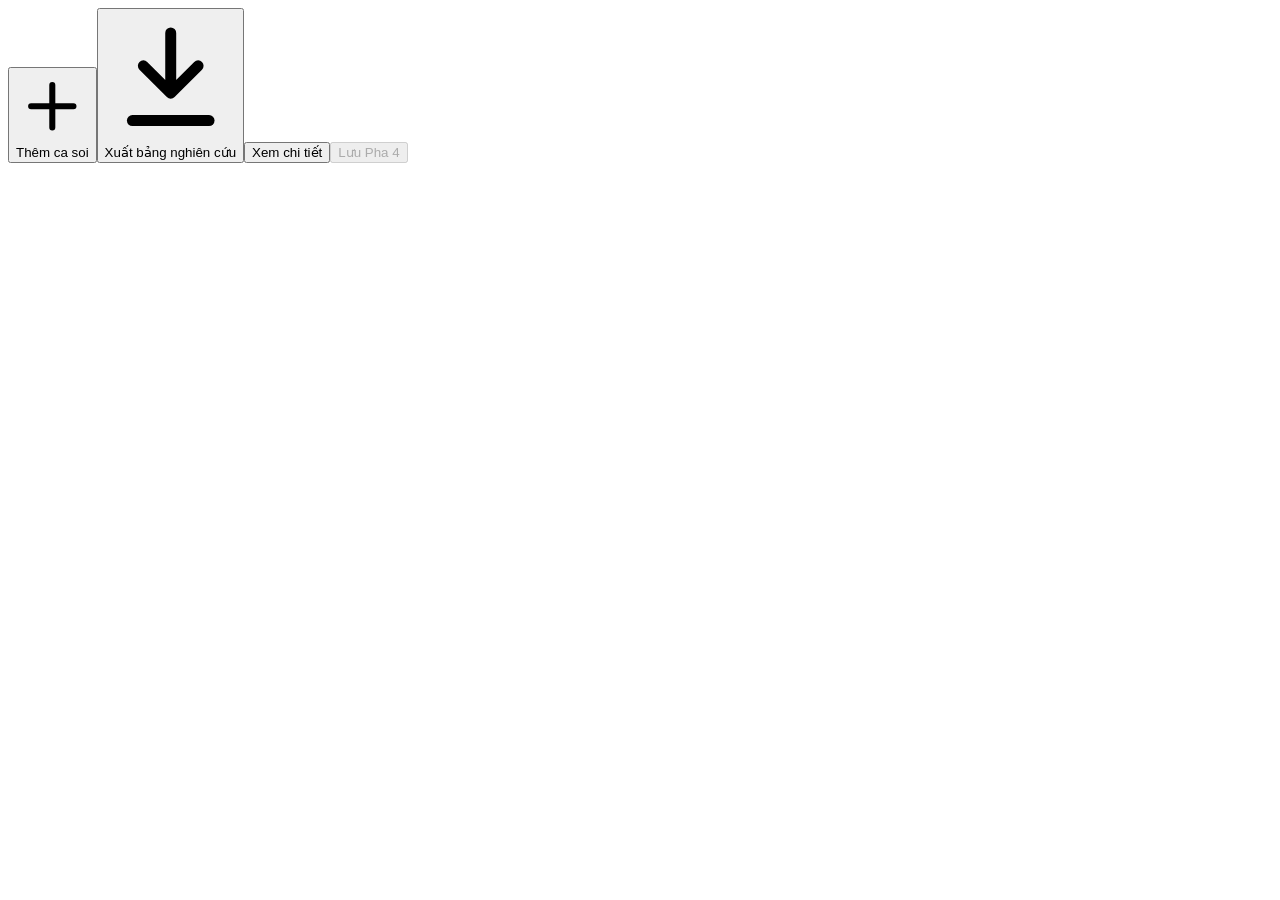
<file: docs/brand/design-system-v1/components/Button/preview.html>
<!-- @dsCard group="Thao tác" height=96 -->
<!doctype html>
<html>
<head><meta charset="utf-8"><title>Button</title></head>
<body>
<div class="el-pad"><button class="el-btn el-btn--primary"><svg viewBox="0 0 24 24" fill="none" stroke="currentColor" stroke-width="2" stroke-linecap="round" stroke-linejoin="round" aria-hidden="true"><path d="M12 5v14M5 12h14"/></svg>Thêm ca soi</button><button class="el-btn el-btn--secondary"><svg viewBox="0 0 24 24" fill="none" stroke="currentColor" stroke-width="2" stroke-linecap="round" stroke-linejoin="round" aria-hidden="true"><path d="M12 4v11M7 10l5 5 5-5"/><path d="M5 20h14"/></svg>Xuất bảng nghiên cứu</button><button class="el-btn el-btn--ghost">Xem chi tiết</button><button class="el-btn el-btn--primary" disabled>Lưu Pha 4</button></div>
</body>
</html>
</file>
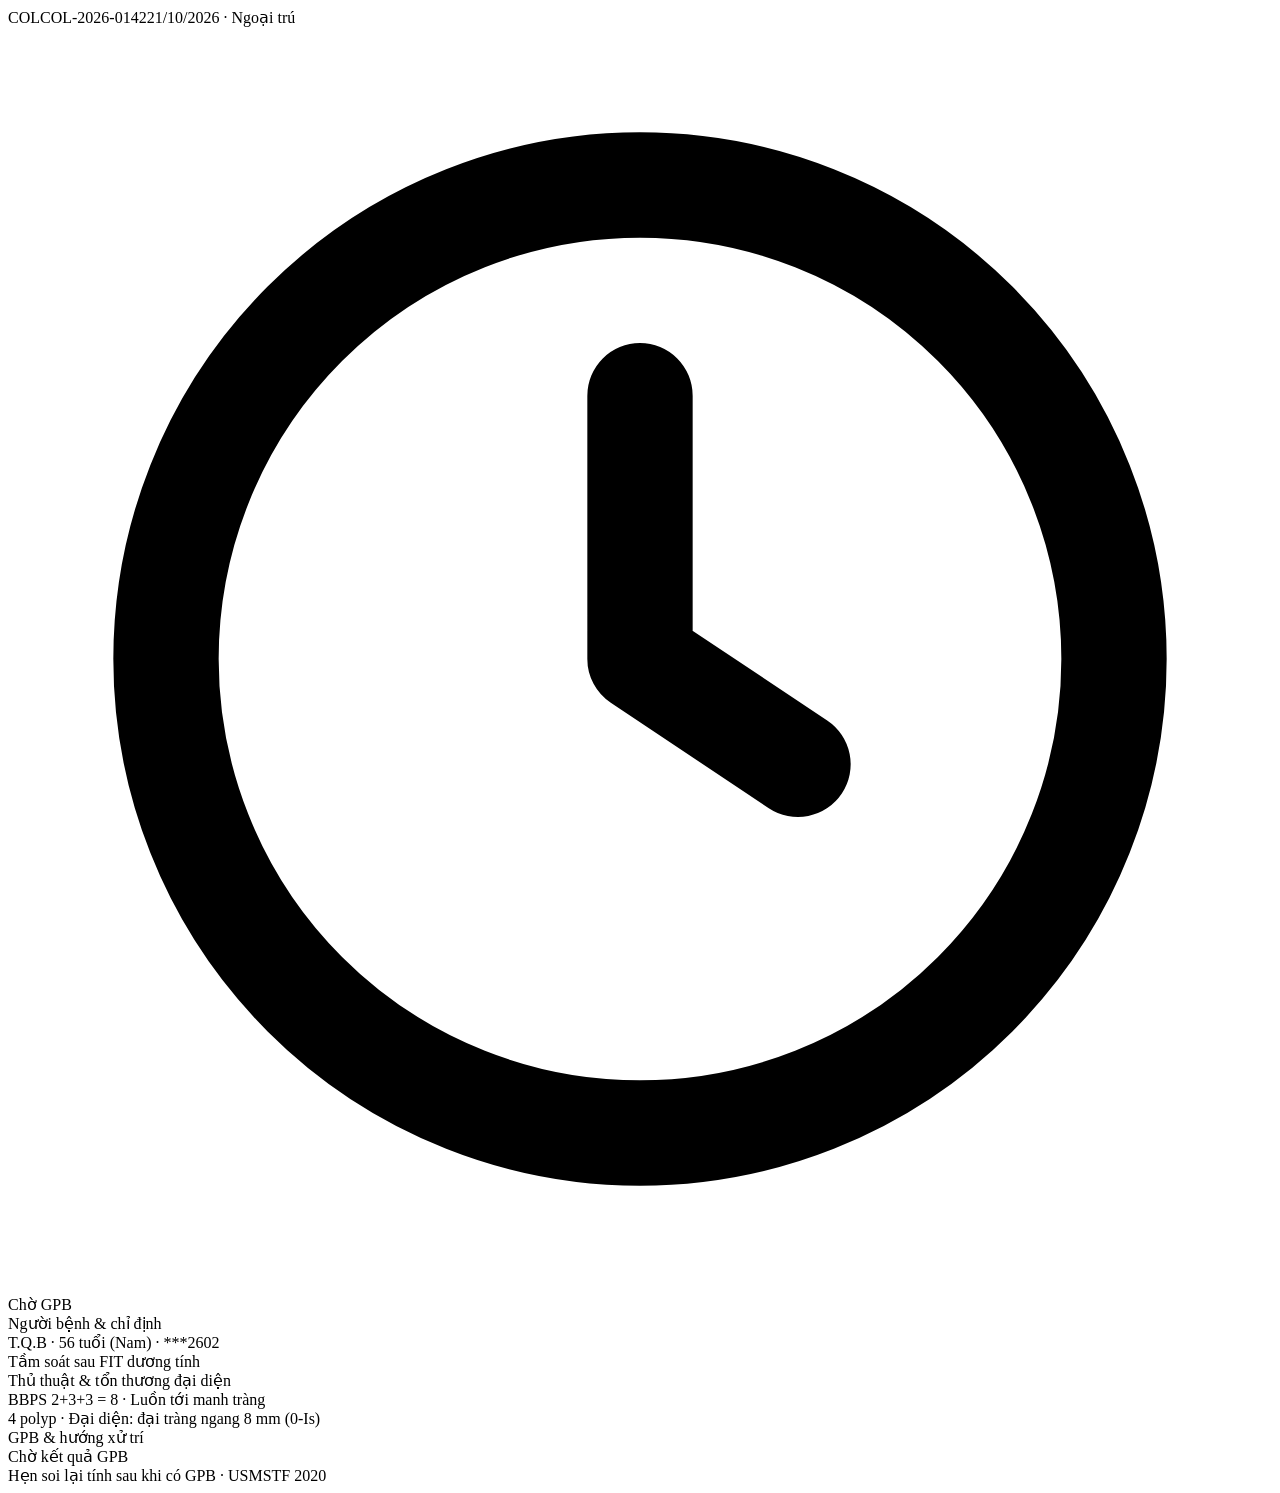
<file: docs/brand/design-system-v1/components/CaseCard/preview.html>
<!-- @dsCard group="Lâm sàng" height=220 -->
<!doctype html>
<html>
<head><meta charset="utf-8"><title>CaseCard</title></head>
<body>
<div class="el-col"><article class="el-card el-case"><div class="el-case__top"><span class="el-chip el-chip--col"><i></i>COL</span><span class="el-case__code">COL-2026-0142</span><span class="el-case__meta">21/10/2026 · Ngoại trú</span><span style="margin-left:auto" class="el-pill el-pill--pending"><svg viewBox="0 0 24 24" fill="none" stroke="currentColor" stroke-width="2" stroke-linecap="round" stroke-linejoin="round" aria-hidden="true"><circle cx="12" cy="12" r="9"/><path d="M12 7v5l3 2"/></svg>Chờ GPB</span></div><div class="el-case__grid"><div><div class="el-label">Người bệnh & chỉ định</div><div class="el-strong">T.Q.B · 56 tuổi (Nam) · ***2602</div><div class="el-muted">Tầm soát sau FIT dương tính</div></div><div><div class="el-label">Thủ thuật & tổn thương đại diện</div><div class="el-strong">BBPS 2+3+3 = 8 · Luồn tới manh tràng</div><div class="el-muted">4 polyp · Đại diện: đại tràng ngang 8 mm (0-Is)</div></div><div><div class="el-label">GPB & hướng xử trí</div><div class="el-strong">Chờ kết quả GPB</div><div class="el-muted">Hẹn soi lại tính sau khi có GPB · USMSTF 2020</div></div></div></article></div>
</body>
</html>
</file>
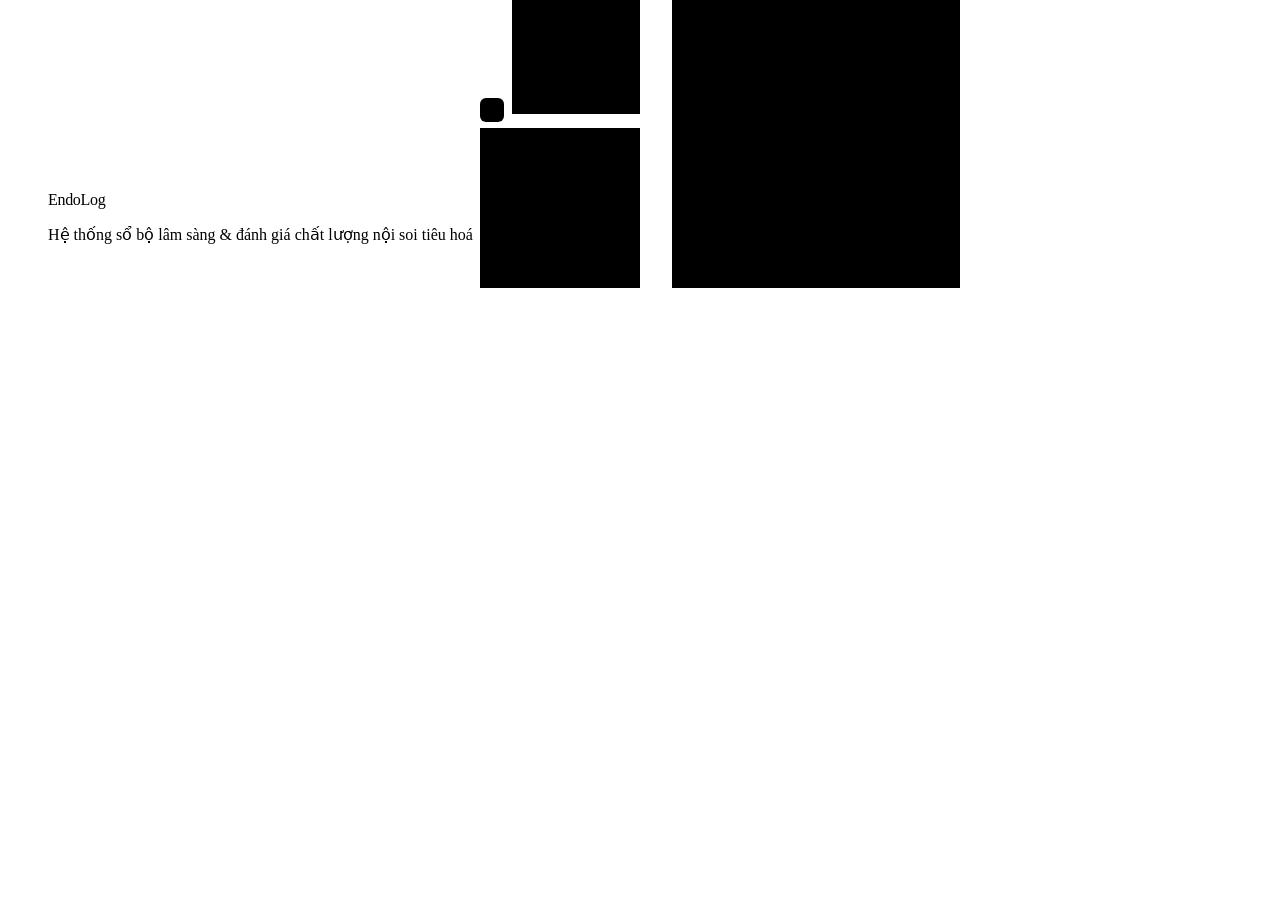
<file: docs/brand/design-system-v1/components/Cover/preview.html>
<!-- @dsCard height=288 -->
<!doctype html>
<html>
<head><meta charset="utf-8"><title>Cover</title>
<style>
html,body{margin:0;background:var(--bg-main)}
.cv{position:relative;width:960px;height:288px;overflow:hidden;background:var(--bg-main)}
.cv svg{position:absolute;inset:0}
.ink{fill:var(--text-heading)}.brand{fill:var(--primary-fill)}.soft{fill:var(--primary-soft)}.light{fill:var(--accent-light)}
.egd{fill:var(--proc-egd)}.col{fill:var(--proc-col)}.ercp{fill:var(--proc-ercp)}
.ring{fill:none;stroke:var(--accent-light);stroke-width:32;stroke-linecap:round}
.r14{rx:var(--radius-lg)}
.t{position:absolute;left:48px;bottom:44px;max-width:440px}
.n{font:800 96px/.92 var(--font-display);color:var(--text-heading);letter-spacing:-.02em;margin:0}
.n span{color:var(--primary)}
.g{font:400 14px/20px var(--font-sans);color:var(--text-muted);margin-top:16px}
</style></head>
<body>
<div class="cv">
<svg viewBox="0 0 960 288" width="960" height="288" aria-hidden="true">
<!-- blocks: brand(primary-fill) slab 288×288 · ink(text-heading) 160×128 · soft(primary-soft) 160×160 · proc-egd/col/ercp 3 bands 48 tall
     arrangement: one tall slab bleeding off top/right with satellites to its left
     pattern: literal motif (lens) — the open lumen ring of the mark, built as arcs in accent-light cut through the slab; EndoLog's mark is a scope's light ring
     steps: space-6 24, space-8 32 gaps; radius-lg 14 on blocks; ring stroke 32 = space-8, mark geometry ×4.95 -->
<rect class="soft r14" x="480" y="128" width="160" height="160"/>
<rect class="ink r14" x="512" y="-14" width="128" height="128"/>
<rect class="brand r14" x="672" y="-14" width="302" height="316"/>
<path class="ring" d="M879.7 77.2 A104 104 0 1 0 879.7 210.8"/>
<path class="ring" d="M741 144 H830"/>
<circle class="light" cx="889" cy="144" r="22"/>
<rect class="egd" x="480" y="98" width="24" height="24" rx="6"/>
<rect class="col" x="544" y="160" width="96" height="24" rx="6"/>
<rect class="ercp" x="544" y="216" width="64" height="24" rx="6"/>
</svg>
<div class="t"><p class="n">Endo<span>Log</span></p><div class="g">Hệ thống sổ bộ lâm sàng &amp; đánh giá chất lượng nội soi tiêu hoá</div></div>
</div>
</body>
</html>
</file>
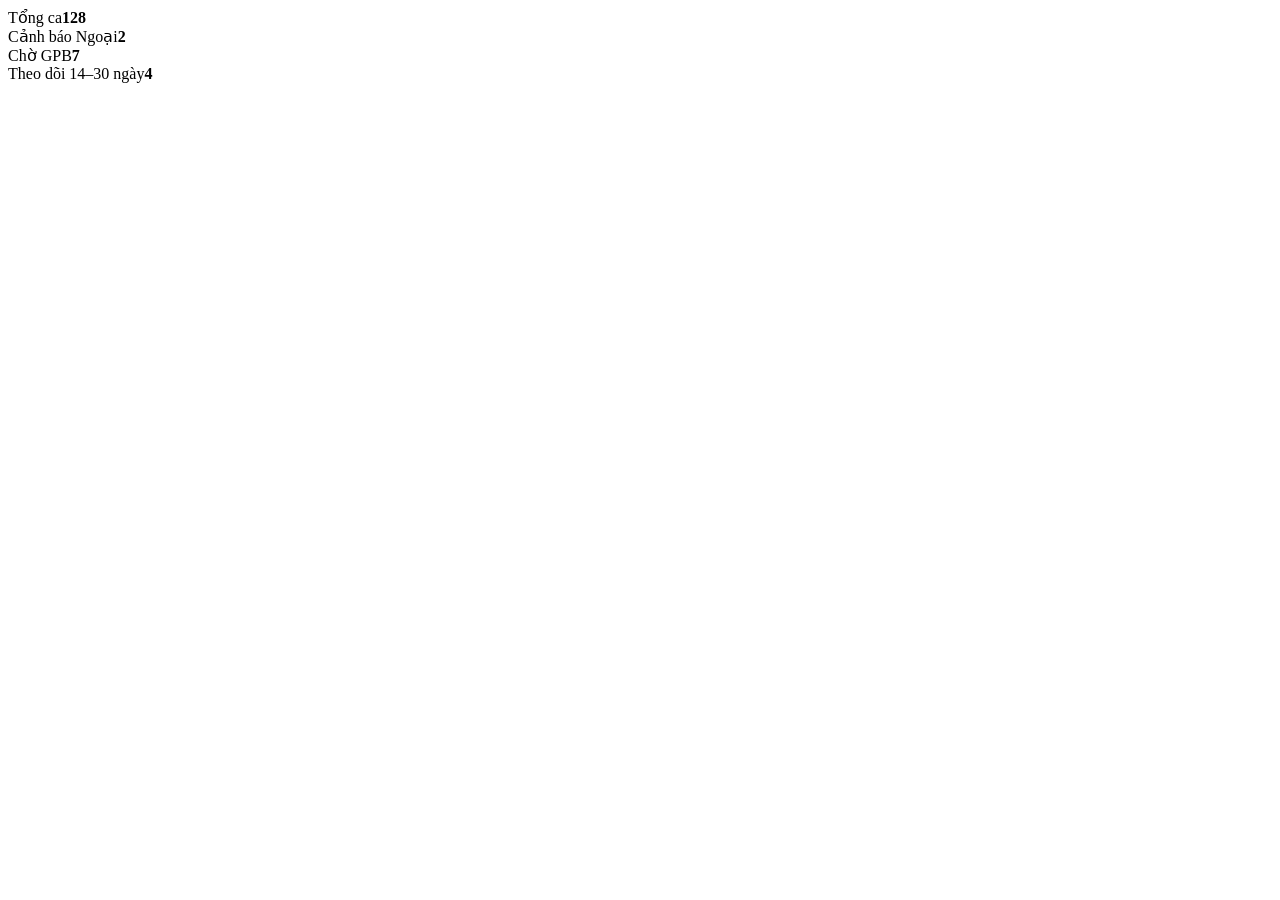
<file: docs/brand/design-system-v1/components/KpiTile/preview.html>
<!-- @dsCard group="Lâm sàng" height=120 -->
<!doctype html>
<html>
<head><meta charset="utf-8"><title>KpiTile</title></head>
<body>
<div class="el-col"><div class="el-kpis"><div class="el-kpi"><span>Tổng ca</span><b>128</b></div><div class="el-kpi"><span>Cảnh báo Ngoại</span><b>2</b></div><div class="el-kpi"><span>Chờ GPB</span><b>7</b></div><div class="el-kpi"><span>Theo dõi 14–30 ngày</span><b>4</b></div></div></div>
</body>
</html>
</file>
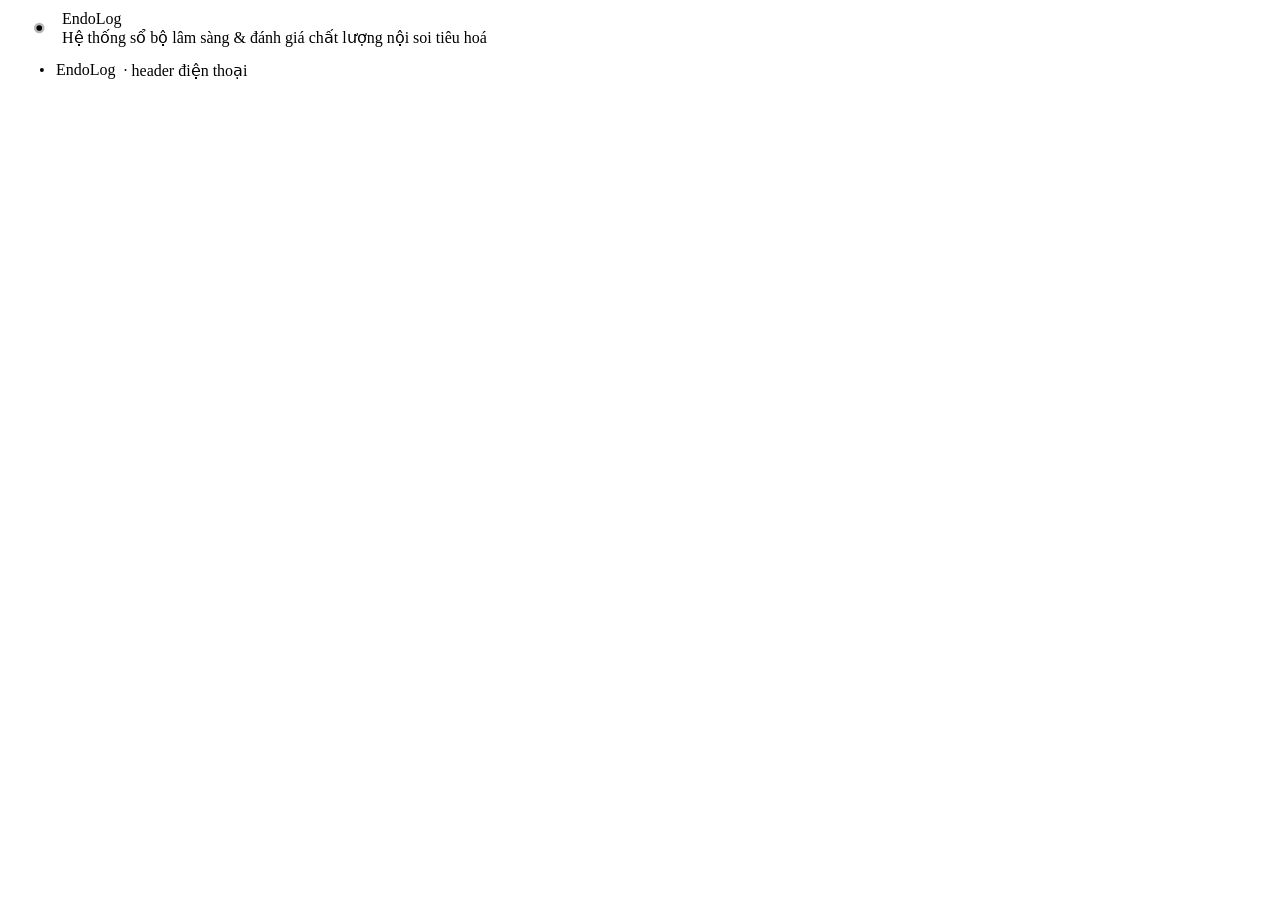
<file: docs/brand/design-system-v1/components/Logo/preview.html>
<!-- @dsCard group="Thương hiệu" height=200 -->
<!doctype html>
<html>
<head><meta charset="utf-8"><title>Logo</title></head>
<body>
<div class="el-col"><div style="display:flex;align-items:center;gap:14px"><svg width="40" height="40" viewBox="0 0 64 64" aria-hidden="true"><path d="M48.09 18.5A21 21 0 1 0 48.09 45.5" fill="none" style="stroke:var(--primary)" stroke-width="7" stroke-linecap="round"/><path d="M20 32H38" style="stroke:var(--primary)" stroke-width="7" stroke-linecap="round"/><circle cx="50" cy="32" r="8.5" style="fill:var(--accent-light)" opacity=".28"/><circle cx="50" cy="32" r="4.5" style="fill:var(--accent-light)"/></svg><div><div class="el-wm">Endo<span>Log</span></div><div class="el-sub">Hệ thống sổ bộ lâm sàng &amp; đánh giá chất lượng nội soi tiêu hoá</div></div></div><div style="display:flex;align-items:center;gap:8px;background:var(--bg-card);border:1px solid var(--border);border-radius:var(--radius-md);padding:8px 12px;width:max-content"><svg width="28" height="28" viewBox="0 0 64 64" aria-hidden="true"><path d="M48.09 18.5A21 21 0 1 0 48.09 45.5" fill="none" style="stroke:var(--primary)" stroke-width="7" stroke-linecap="round"/><path d="M20 32H38" style="stroke:var(--primary)" stroke-width="7" stroke-linecap="round"/><circle cx="50" cy="32" r="4.5" style="fill:var(--accent-light)"/></svg><span style="font:800 18px/1 var(--font-display);color:var(--text-heading)">Endo<span style="color:var(--primary)">Log</span></span><span class="el-muted">· header điện thoại</span></div></div>
</body>
</html>
</file>
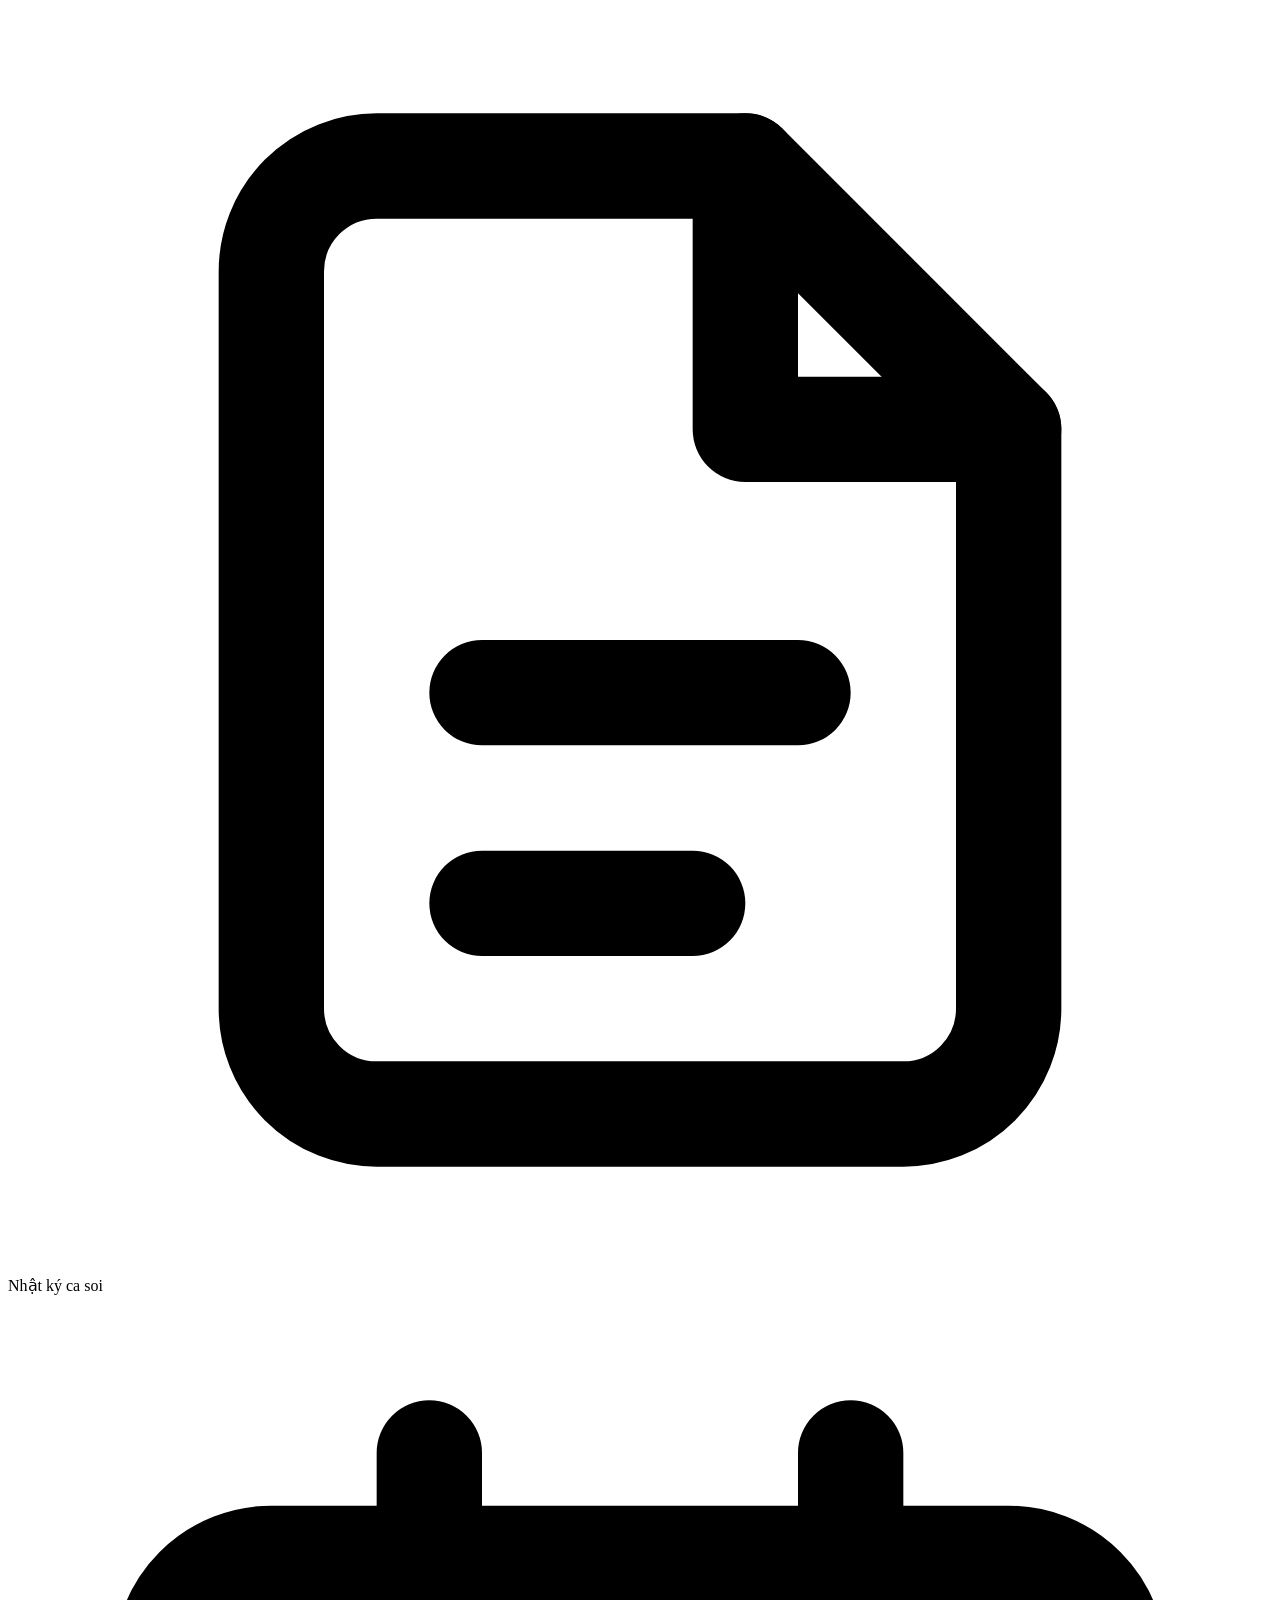
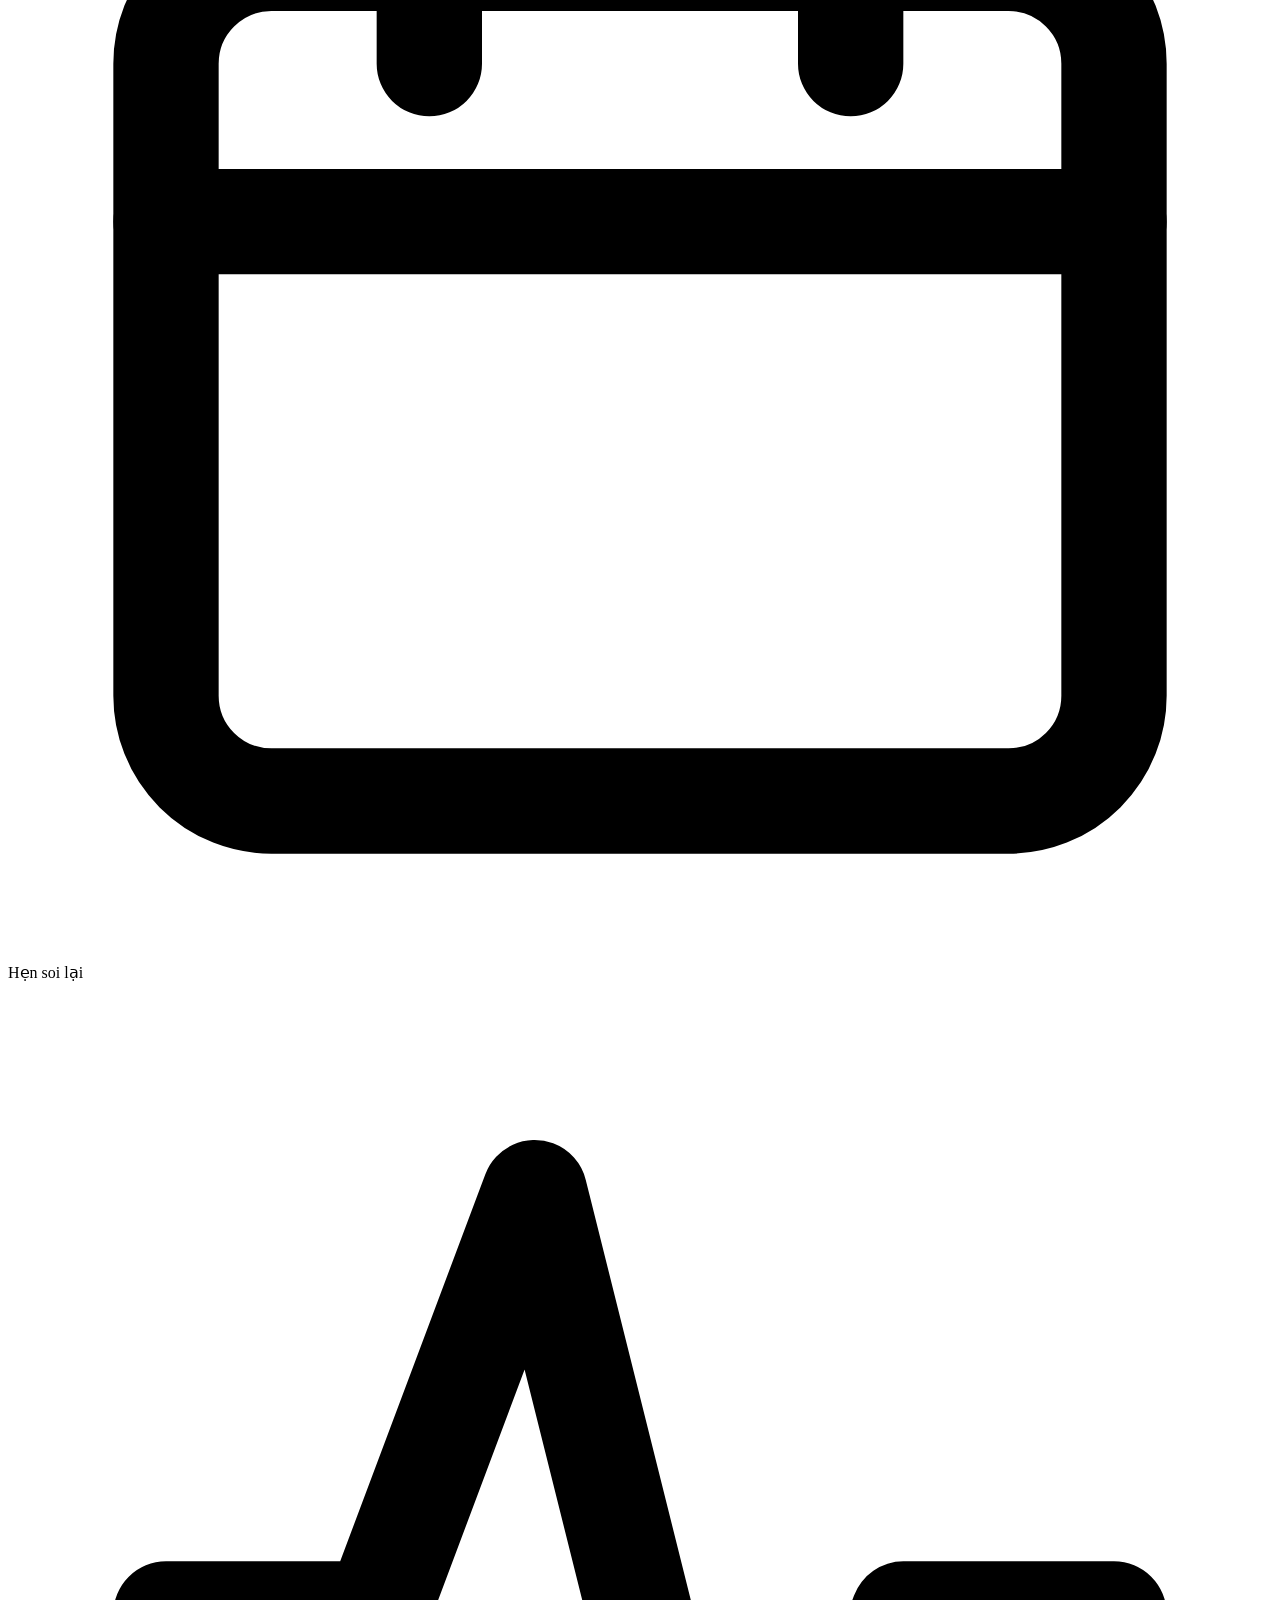
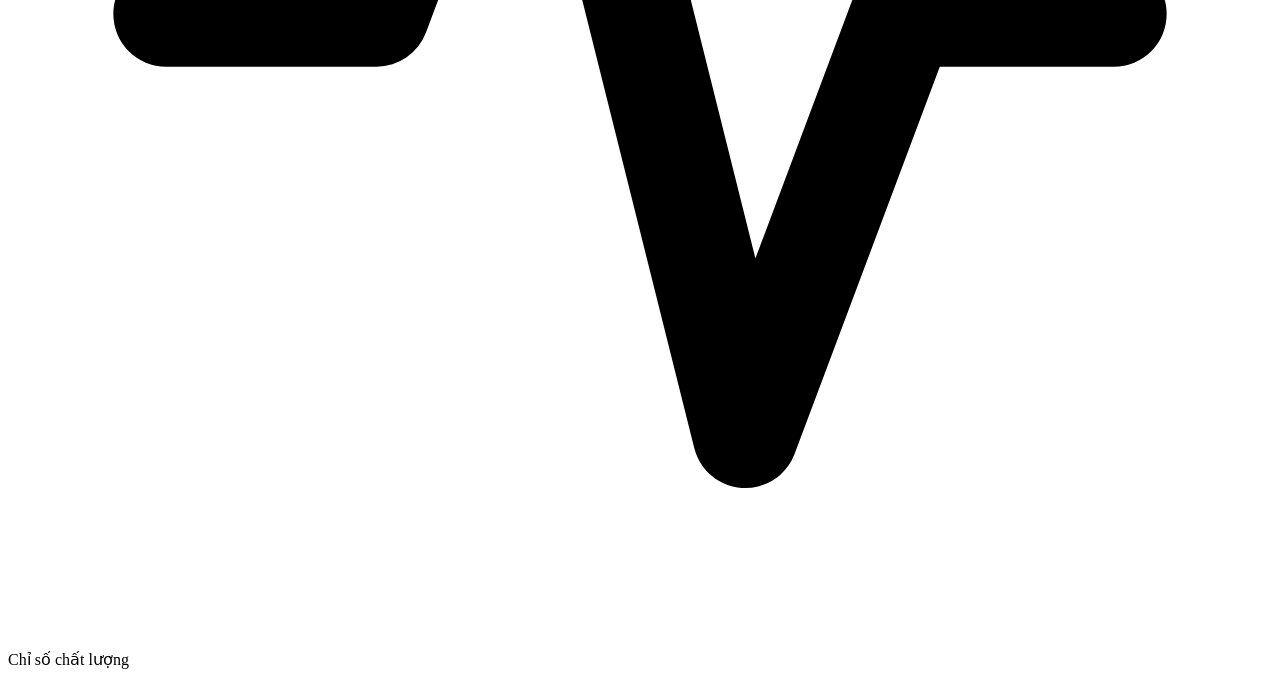
<file: docs/brand/design-system-v1/components/NavTab/preview.html>
<!-- @dsCard group="Điều hướng" height=72 -->
<!doctype html>
<html>
<head><meta charset="utf-8"><title>NavTab</title></head>
<body>
<nav class="el-tabs"><span class="el-tab" aria-current="page"><svg viewBox="0 0 24 24" fill="none" stroke="currentColor" stroke-width="2" stroke-linecap="round" stroke-linejoin="round" aria-hidden="true"><path d="M14 3H7a2 2 0 0 0-2 2v14a2 2 0 0 0 2 2h10a2 2 0 0 0 2-2V8z"/><path d="M14 3v5h5"/><path d="M9 13h6M9 17h4"/></svg>Nhật ký ca soi</span><span class="el-tab"><svg viewBox="0 0 24 24" fill="none" stroke="currentColor" stroke-width="2" stroke-linecap="round" stroke-linejoin="round" aria-hidden="true"><rect x="3" y="5" width="18" height="16" rx="2"/><path d="M16 3v4M8 3v4M3 10h18"/></svg>Hẹn soi lại</span><span class="el-tab"><svg viewBox="0 0 24 24" fill="none" stroke="currentColor" stroke-width="2" stroke-linecap="round" stroke-linejoin="round" aria-hidden="true"><path d="M3 12h4l3-8 4 16 3-8h4"/></svg>Chỉ số chất lượng</span></nav>
</body>
</html>
</file>
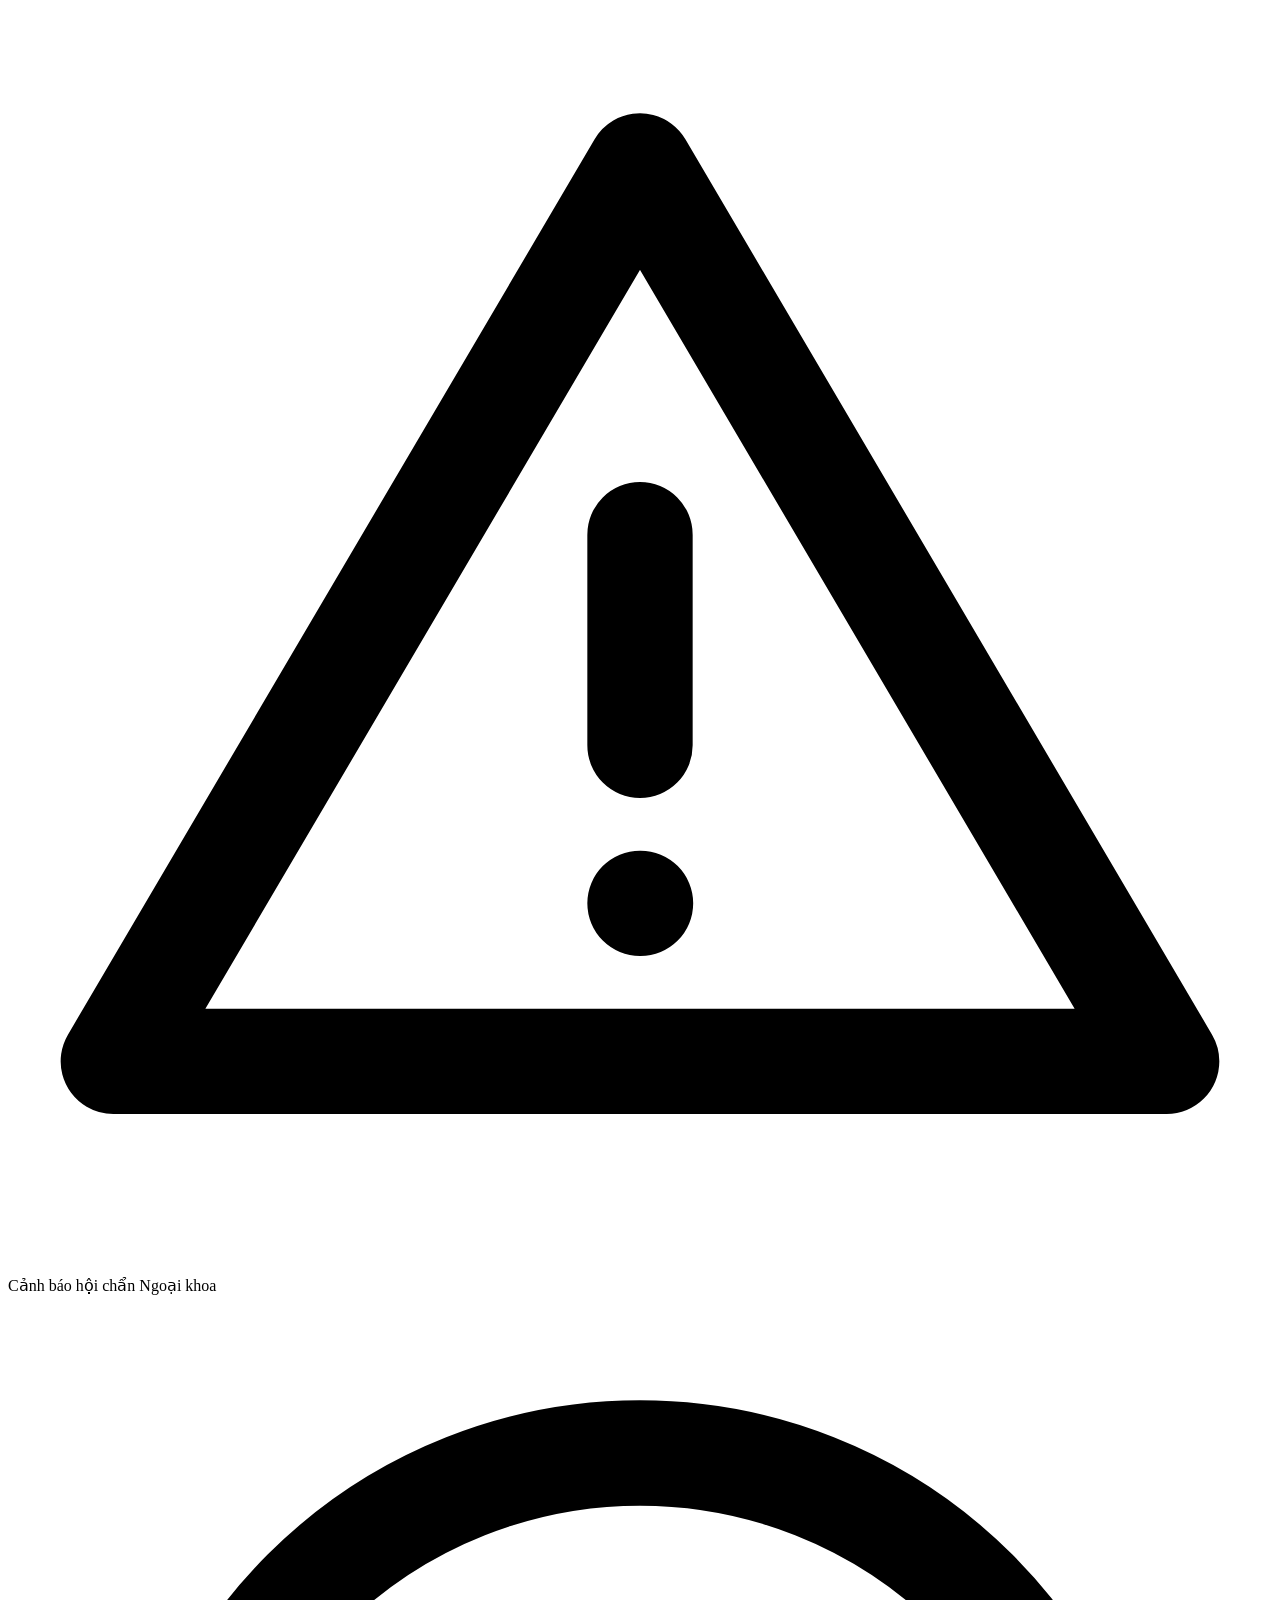
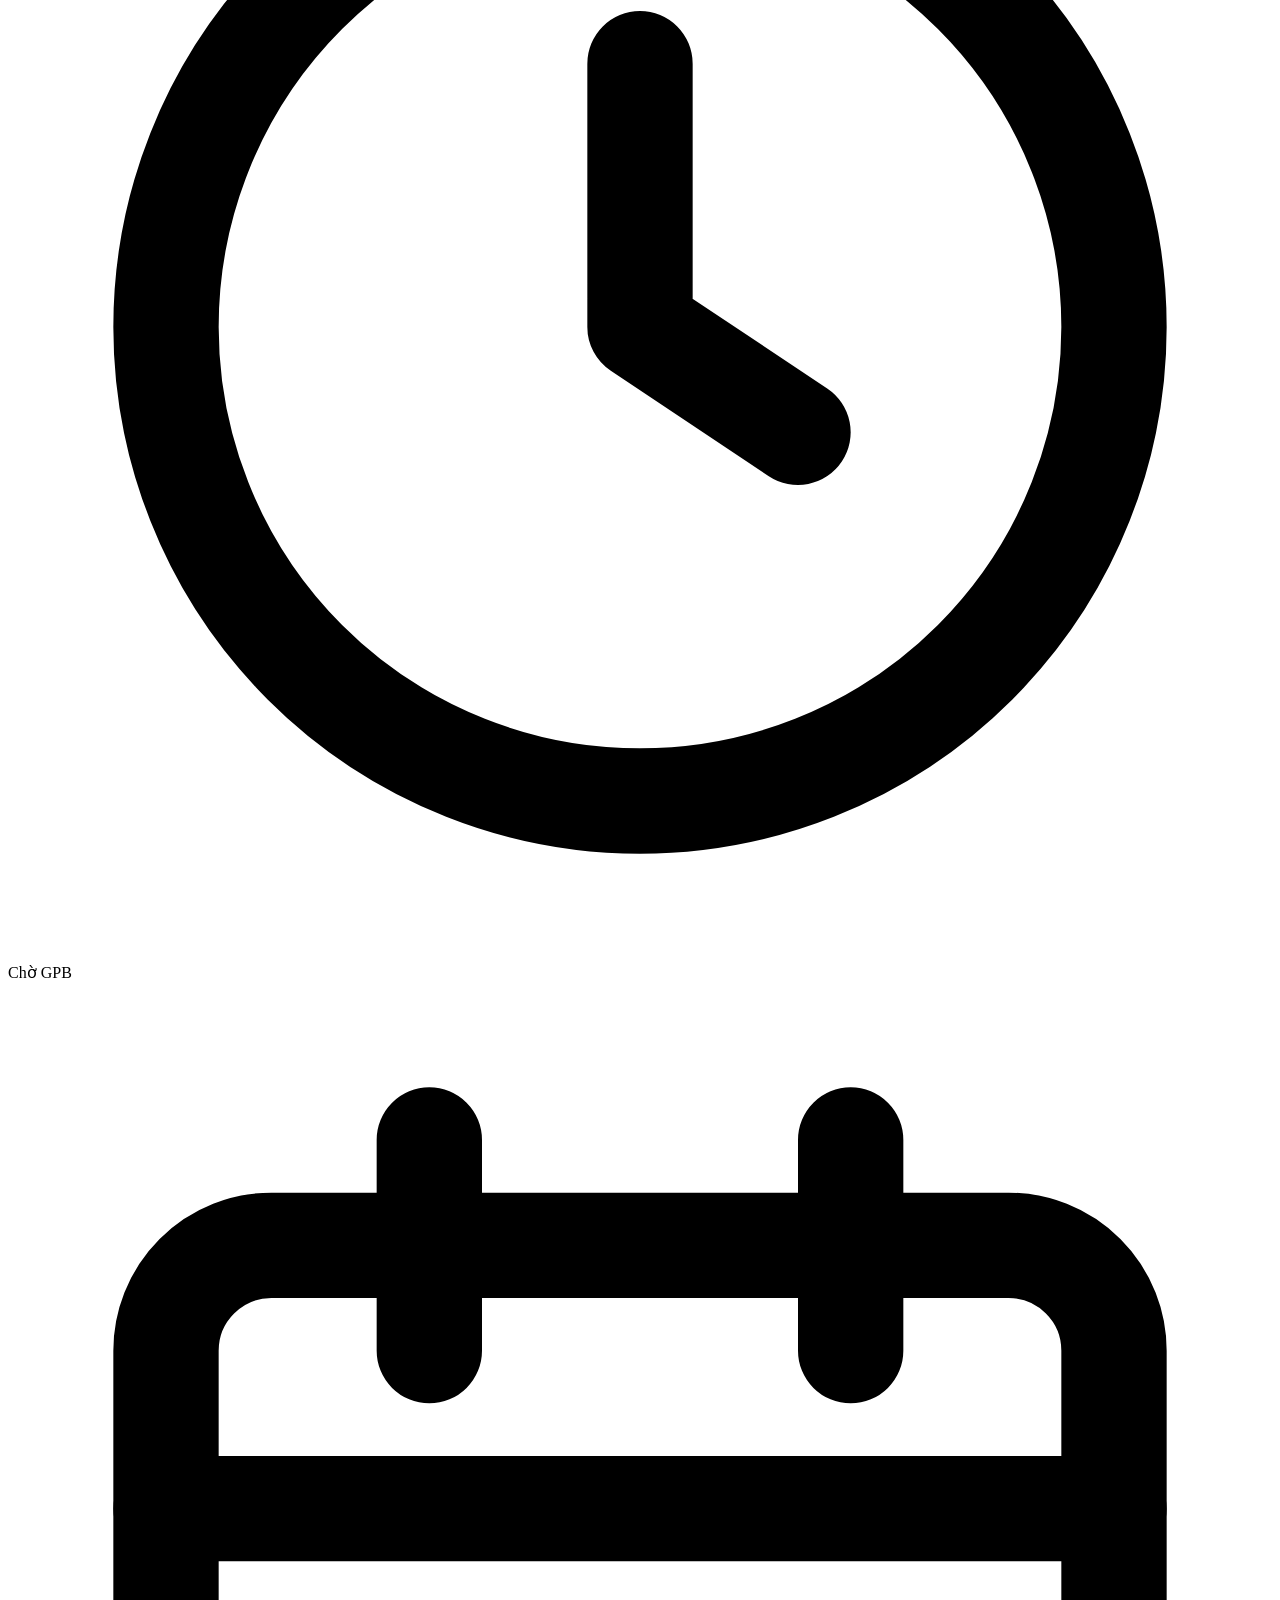
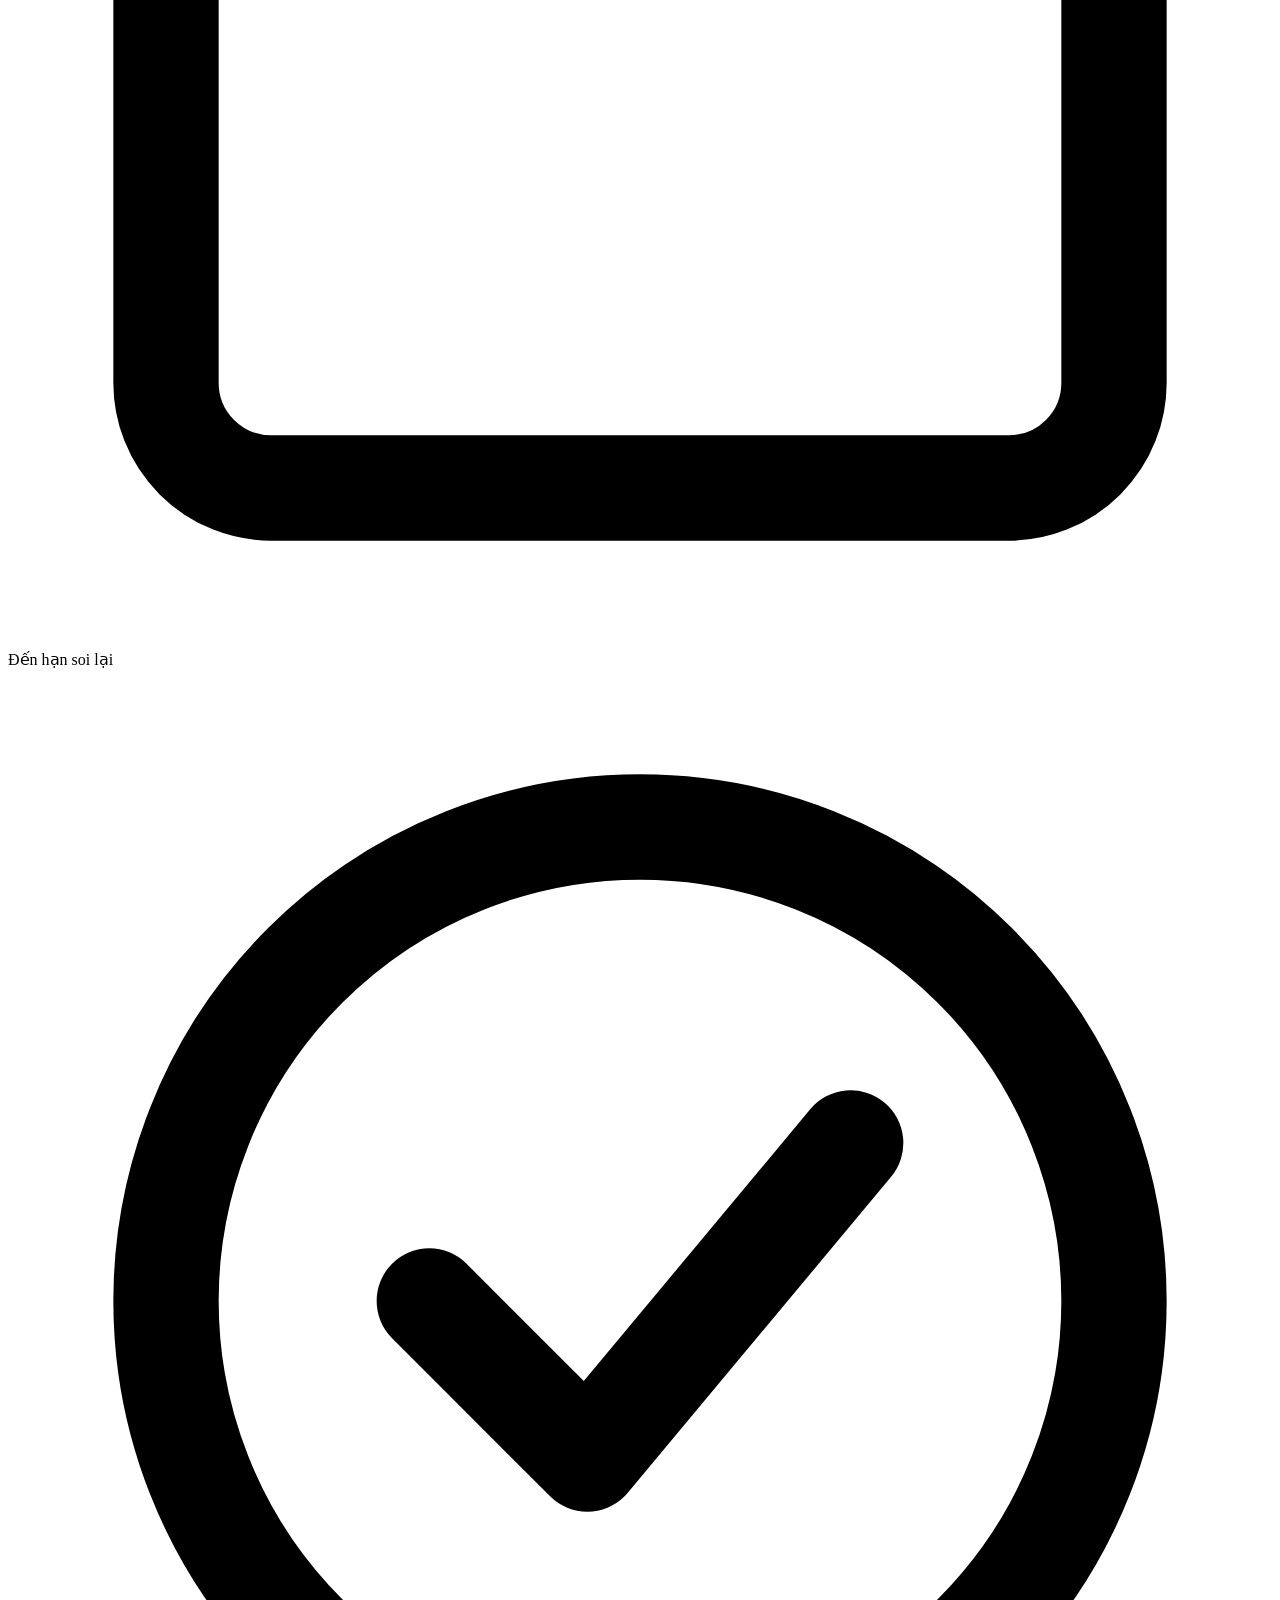
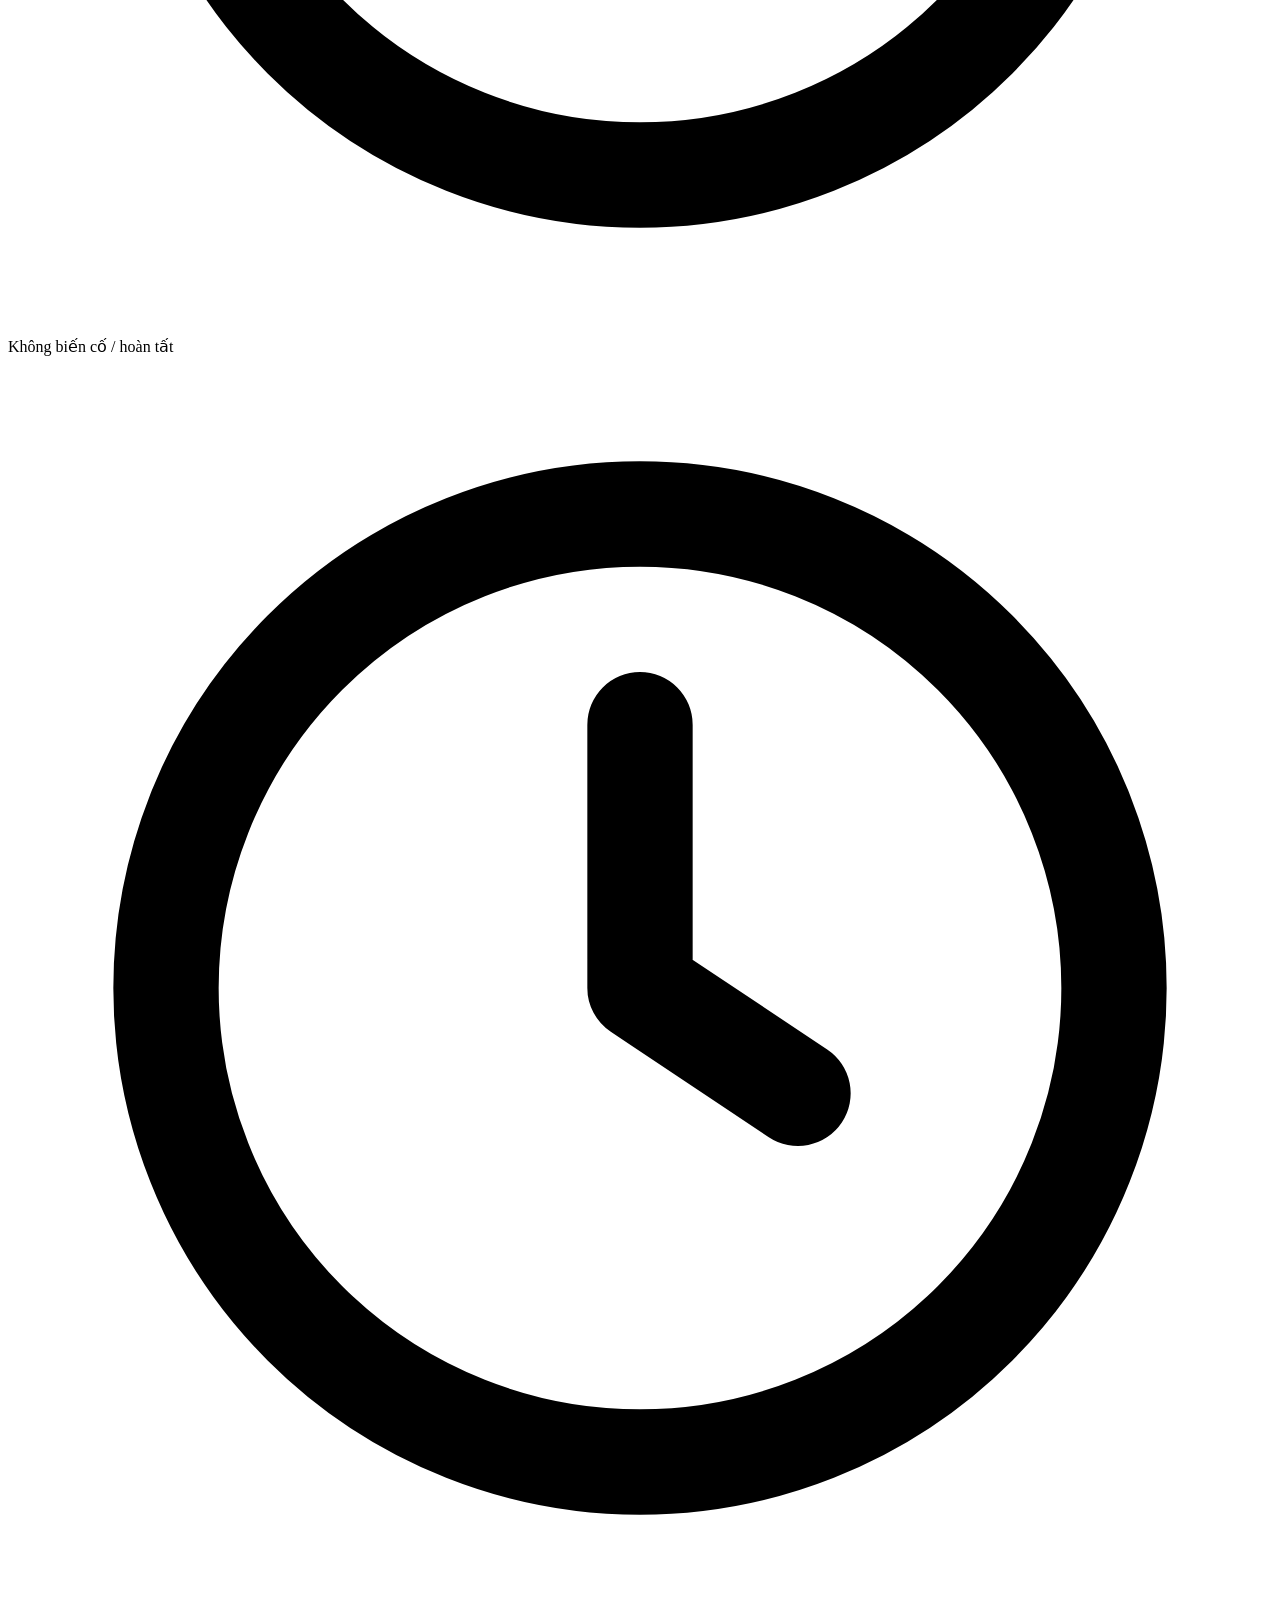
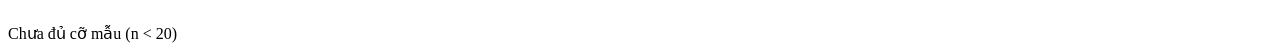
<file: docs/brand/design-system-v1/components/StatusPill/preview.html>
<!-- @dsCard group="Lâm sàng" height=110 -->
<!doctype html>
<html>
<head><meta charset="utf-8"><title>StatusPill</title></head>
<body>
<div class="el-pad"><span class="el-pill el-pill--urgent"><svg viewBox="0 0 24 24" fill="none" stroke="currentColor" stroke-width="2" stroke-linecap="round" stroke-linejoin="round" aria-hidden="true"><path d="M12 3 2 20h20z"/><path d="M12 10v4M12 17h.01"/></svg>Cảnh báo hội chẩn Ngoại khoa</span><span class="el-pill el-pill--pending"><svg viewBox="0 0 24 24" fill="none" stroke="currentColor" stroke-width="2" stroke-linecap="round" stroke-linejoin="round" aria-hidden="true"><circle cx="12" cy="12" r="9"/><path d="M12 7v5l3 2"/></svg>Chờ GPB</span><span class="el-pill el-pill--due"><svg viewBox="0 0 24 24" fill="none" stroke="currentColor" stroke-width="2" stroke-linecap="round" stroke-linejoin="round" aria-hidden="true"><rect x="3" y="5" width="18" height="16" rx="2"/><path d="M16 3v4M8 3v4M3 10h18"/></svg>Đến hạn soi lại</span><span class="el-pill el-pill--ned"><svg viewBox="0 0 24 24" fill="none" stroke="currentColor" stroke-width="2" stroke-linecap="round" stroke-linejoin="round" aria-hidden="true"><circle cx="12" cy="12" r="9"/><path d="m8 12 3 3 5-6"/></svg>Không biến cố / hoàn tất</span><span class="el-pill el-pill--neutral"><svg viewBox="0 0 24 24" fill="none" stroke="currentColor" stroke-width="2" stroke-linecap="round" stroke-linejoin="round" aria-hidden="true"><circle cx="12" cy="12" r="9"/><path d="M12 7v5l3 2"/></svg>Chưa đủ cỡ mẫu (n &lt; 20)</span></div>
</body>
</html>
</file>
